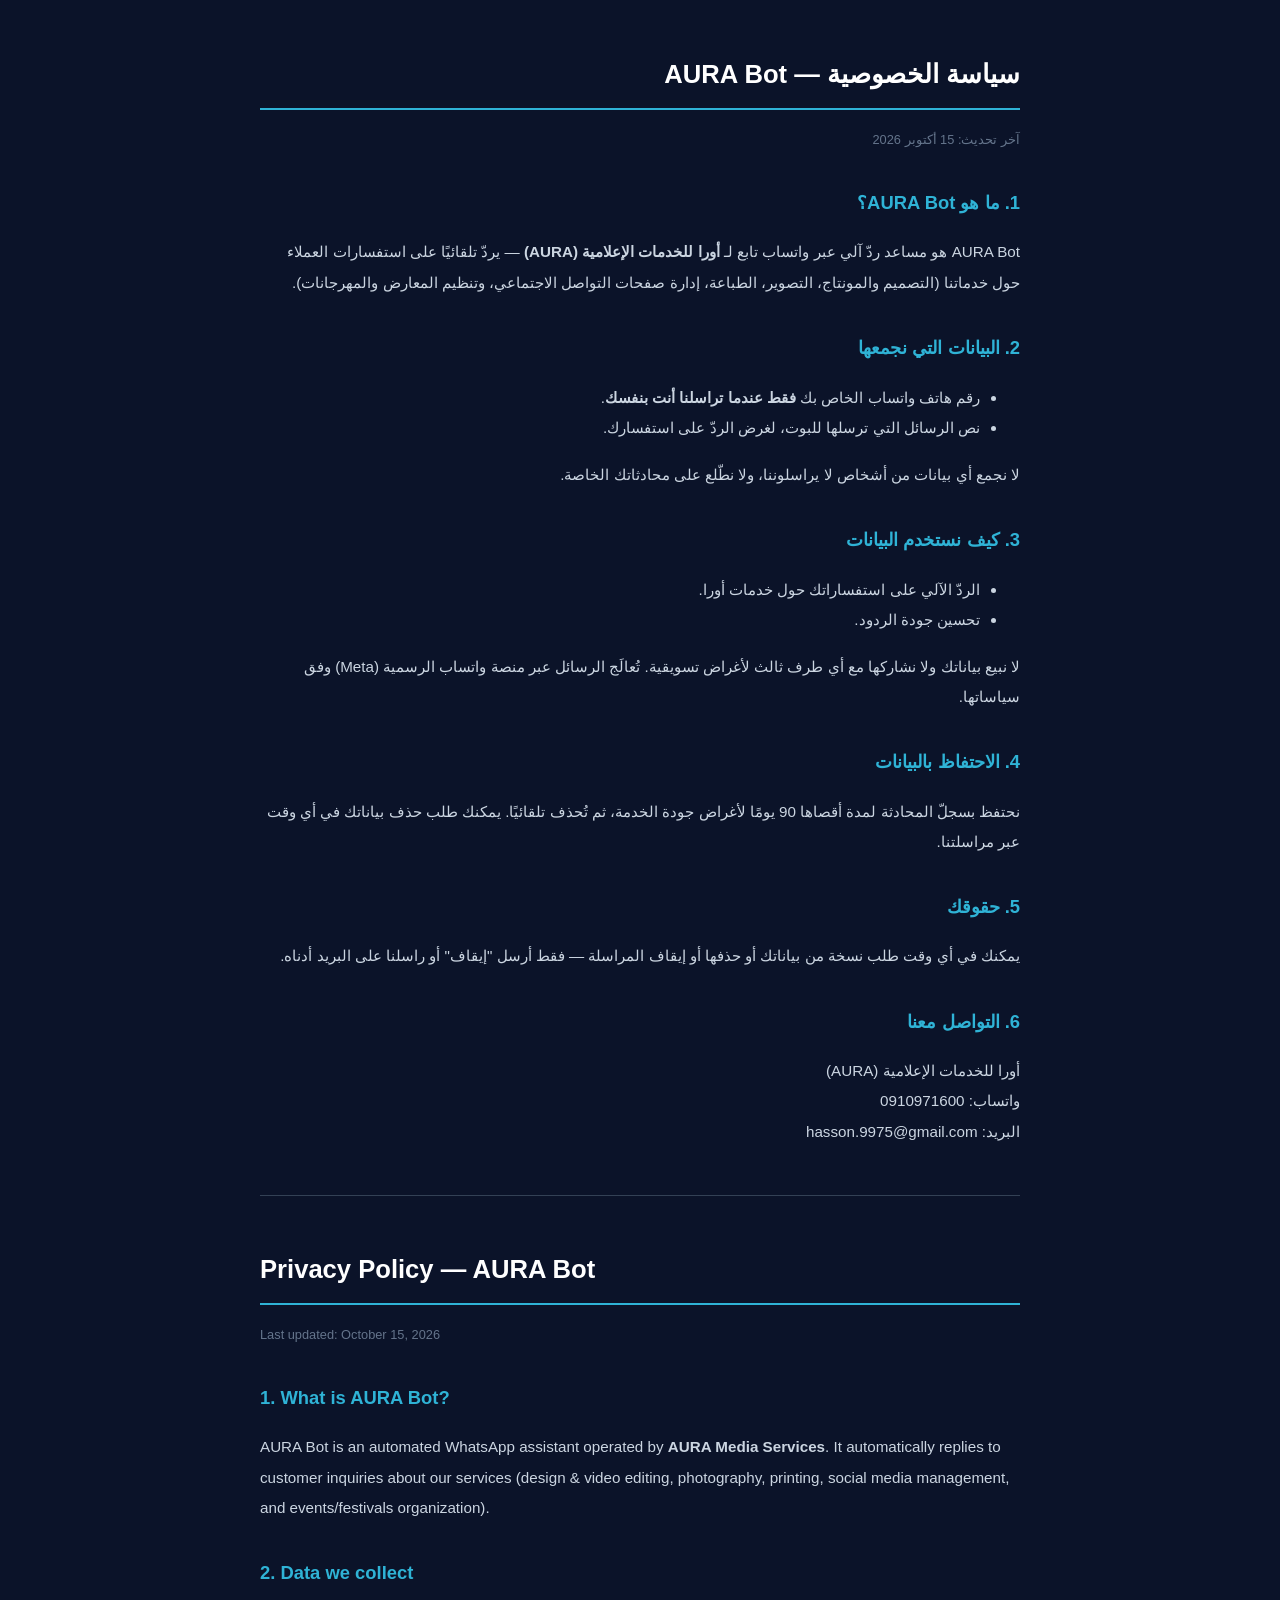
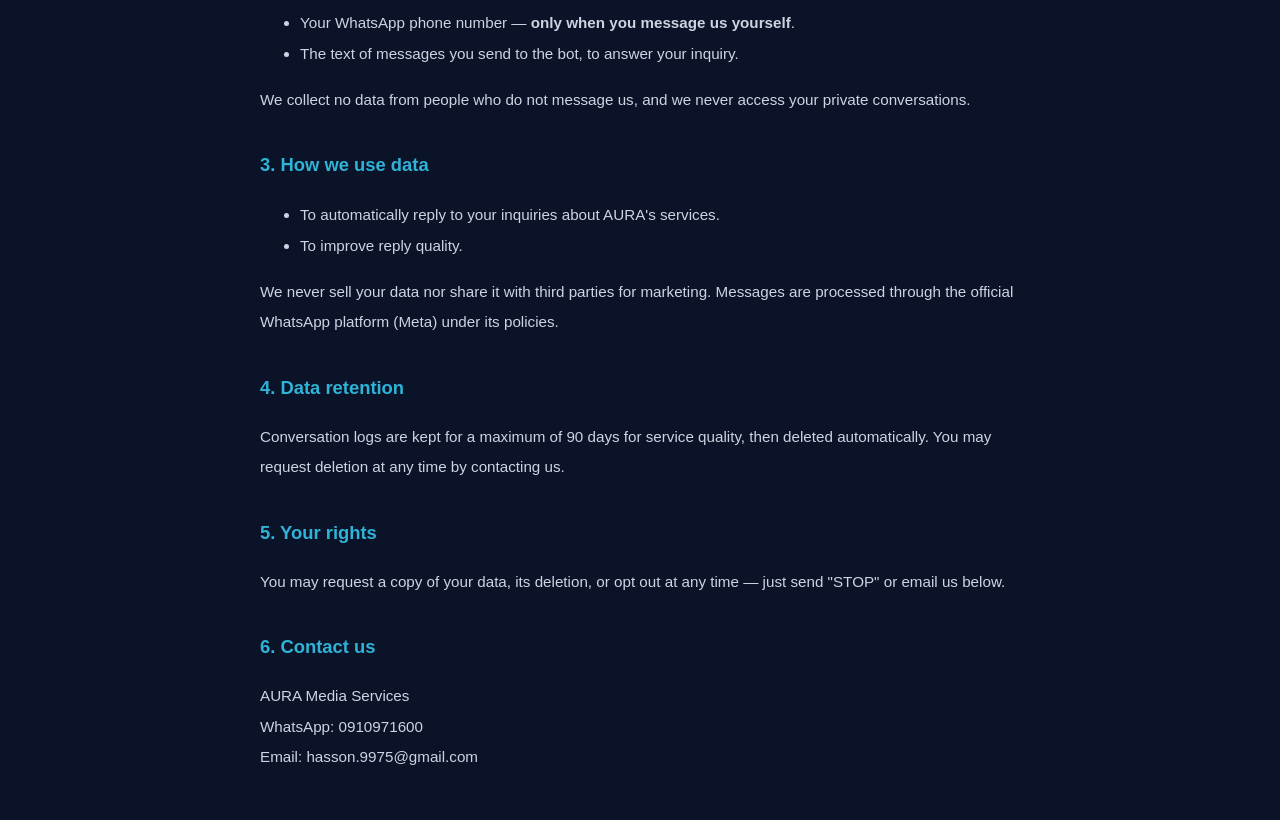
<file: privacy.html>
<!DOCTYPE html>
<html dir="rtl" lang="ar">
<head>
<meta charset="utf-8">
<meta name="viewport" content="width=device-width, initial-scale=1.0">
<title>سياسة الخصوصية | AURA Bot</title>
<style>
body{font-family:-apple-system,BlinkMacSystemFont,"Segoe UI",Roboto,"Cairo",sans-serif;background:#0b1329;color:#e2e8f0;margin:0;padding:2rem 1.25rem;line-height:2}
.wrap{max-width:760px;margin:0 auto}
h1{color:#fff;font-size:1.6rem;border-bottom:2px solid #2FB3D6;padding-bottom:.5rem}
h2{color:#2FB3D6;font-size:1.15rem;margin-top:2rem}
p,li{color:#cbd5e1;font-size:.95rem}
a{color:#2FB3D6}
.en{direction:ltr;text-align:left}
hr{border:none;border-top:1px solid #334155;margin:3rem 0}
.small{color:#64748b;font-size:.8rem}
</style>
</head>
<body>
<div class="wrap">
<h1>سياسة الخصوصية — AURA Bot</h1>
<p class="small">آخر تحديث: 15 أكتوبر 2026</p>

<h2>1. ما هو AURA Bot؟</h2>
<p>AURA Bot هو مساعد ردّ آلي عبر واتساب تابع لـ <b>أورا للخدمات الإعلامية (AURA)</b> — يردّ تلقائيًا على استفسارات العملاء حول خدماتنا (التصميم والمونتاج، التصوير، الطباعة، إدارة صفحات التواصل الاجتماعي، وتنظيم المعارض والمهرجانات).</p>

<h2>2. البيانات التي نجمعها</h2>
<ul>
<li>رقم هاتف واتساب الخاص بك <b>فقط عندما تراسلنا أنت بنفسك</b>.</li>
<li>نص الرسائل التي ترسلها للبوت، لغرض الردّ على استفسارك.</li>
</ul>
<p>لا نجمع أي بيانات من أشخاص لا يراسلوننا، ولا نطّلع على محادثاتك الخاصة.</p>

<h2>3. كيف نستخدم البيانات</h2>
<ul>
<li>الردّ الآلي على استفساراتك حول خدمات أورا.</li>
<li>تحسين جودة الردود.</li>
</ul>
<p>لا نبيع بياناتك ولا نشاركها مع أي طرف ثالث لأغراض تسويقية. تُعالَج الرسائل عبر منصة واتساب الرسمية (Meta) وفق سياساتها.</p>

<h2>4. الاحتفاظ بالبيانات</h2>
<p>نحتفظ بسجلّ المحادثة لمدة أقصاها 90 يومًا لأغراض جودة الخدمة، ثم تُحذف تلقائيًا. يمكنك طلب حذف بياناتك في أي وقت عبر مراسلتنا.</p>

<h2>5. حقوقك</h2>
<p>يمكنك في أي وقت طلب نسخة من بياناتك أو حذفها أو إيقاف المراسلة — فقط أرسل "إيقاف" أو راسلنا على البريد أدناه.</p>

<h2>6. التواصل معنا</h2>
<p>أورا للخدمات الإعلامية (AURA)<br>
واتساب: <bdi dir="ltr">0910971600</bdi><br>
البريد: hasson.9975@gmail.com</p>

<hr>

<div class="en">
<h1>Privacy Policy — AURA Bot</h1>
<p class="small">Last updated: October 15, 2026</p>
<h2>1. What is AURA Bot?</h2>
<p>AURA Bot is an automated WhatsApp assistant operated by <b>AURA Media Services</b>. It automatically replies to customer inquiries about our services (design &amp; video editing, photography, printing, social media management, and events/festivals organization).</p>
<h2>2. Data we collect</h2>
<ul>
<li>Your WhatsApp phone number — <b>only when you message us yourself</b>.</li>
<li>The text of messages you send to the bot, to answer your inquiry.</li>
</ul>
<p>We collect no data from people who do not message us, and we never access your private conversations.</p>
<h2>3. How we use data</h2>
<ul><li>To automatically reply to your inquiries about AURA's services.</li><li>To improve reply quality.</li></ul>
<p>We never sell your data nor share it with third parties for marketing. Messages are processed through the official WhatsApp platform (Meta) under its policies.</p>
<h2>4. Data retention</h2>
<p>Conversation logs are kept for a maximum of 90 days for service quality, then deleted automatically. You may request deletion at any time by contacting us.</p>
<h2>5. Your rights</h2>
<p>You may request a copy of your data, its deletion, or opt out at any time — just send "STOP" or email us below.</p>
<h2>6. Contact us</h2>
<p>AURA Media Services<br>WhatsApp: <bdi dir="ltr">0910971600</bdi><br>Email: hasson.9975@gmail.com</p>
</div>
</div>
</body>
</html>
</file>
